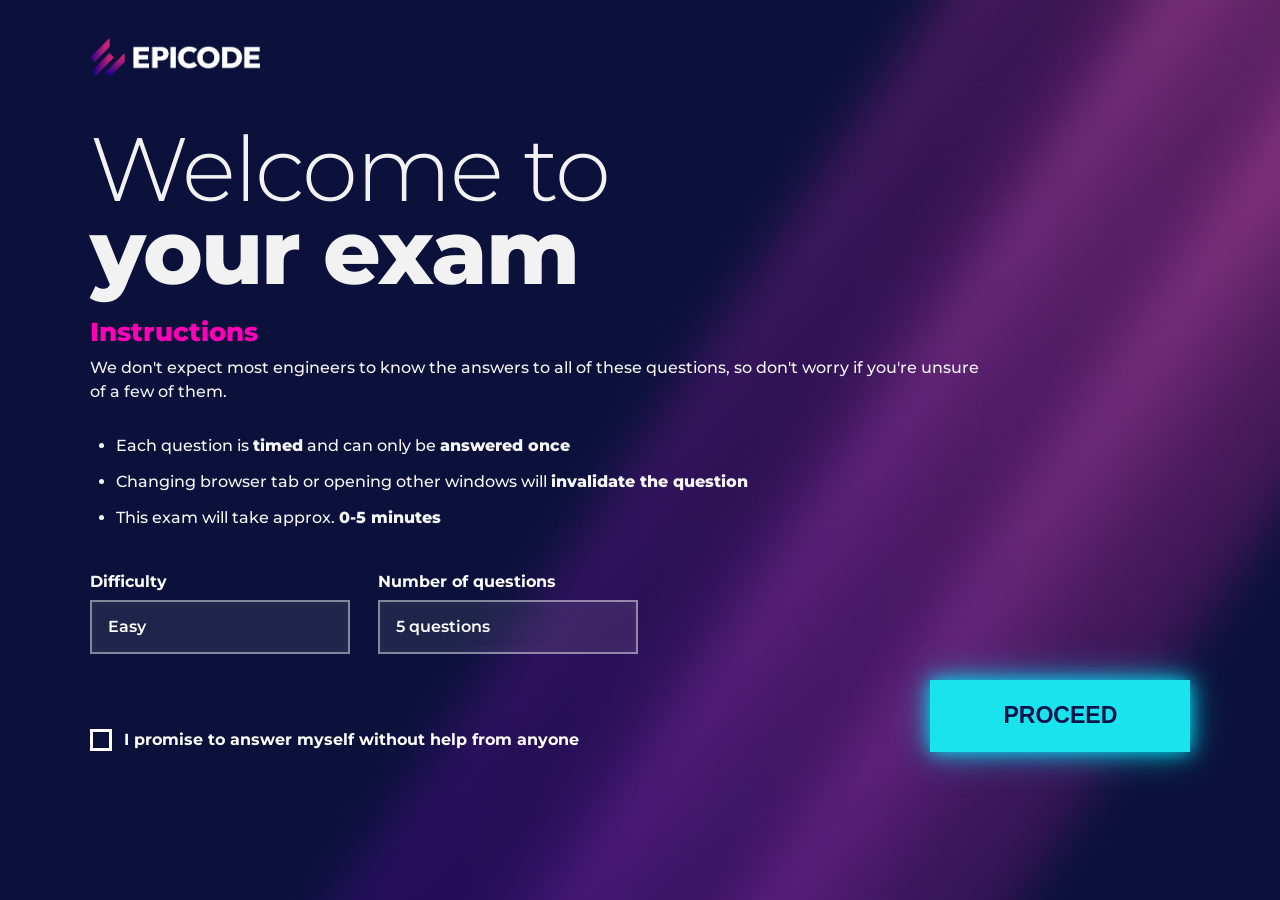
<file: index.html>
<!doctype html>
<html lang="en">
  <head>
    <meta charset="UTF-8" />
    <meta name="viewport" content="width=device-width, initial-scale=1.0" />
    <link rel="stylesheet" href="./CSS/reset.css" />
    <link rel="stylesheet" href="../CSS/general.css" />
    <link rel="stylesheet" href="../CSS/welcome.css" />
    <link rel="icon" type="image/png" href="../assets/logoepicodewhite.png" />
    <link rel="preconnect" href="https://fonts.googleapis.com" />
    <link rel="preconnect" href="https://fonts.gstatic.com" crossorigin />
    <link
      href="https://fonts.googleapis.com/css2?family=Montserrat:ital,wght@0,100..900;1,100..900&display=swap"
      rel="stylesheet"
    />
    <title>QUIZ APP</title>
  </head>

  <body id="welcome-body">
    <header>
      <section class="up-logo">
        <img src="../assets/epicode_logo.png" alt="epicode logo" />
      </section>
    </header>

    <main>
      <form action="./html/benchmark.html" class="welcome-form">
        <section class="title">
          <h1>Welcome to <strong>your exam</strong></h1>
        </section>

        <section class="subtitle">
          <h2>Instructions</h2>
          <p>
            We don't expect most engineers to know the answers to all of these
            questions, so don't worry if you're unsure of a few of them.
          </p>
        </section>

        <section class="list">
          <ul>
            <li>
              Each question is <strong>timed</strong> and can only be
              <strong>answered once</strong>
            </li>
            <li>
              Changing browser tab or opening other windows will
              <strong>invalidate the question</strong>
            </li>
            <li>This exam will take approx. <strong>0-5 minutes</strong></li>
          </ul>
        </section>

        <section class="exam-options">
          <div class="option-group">
            <label for="difficulty">Difficulty</label>
            <select id="difficulty" name="difficulty" required>
              <option value="easy">Easy</option>
              <option value="medium">Medium</option>
              <option value="hard">Hard</option>
            </select>
          </div>

          <div class="option-group">
            <label for="question-count">Number of questions</label>
            <select id="question-count" name="question-count" required>
              <option value="5">5 questions</option>
              <option value="10">10 questions</option>
              <option value="15">15 questions</option>
              <option value="20">20 questions</option>
            </select>
          </div>
        </section>

        <section class="terms-condition-button">
          <input
            type="checkbox"
            id="term-condition"
            name="term-condition"
            required
          />
          <label for="term-condition">
            I promise to answer myself without help from anyone
          </label>
        </section>

        <section class="button-start">
          <button id="button-proceed" type="submit">Proceed</button>
        </section>
      </form>
    </main>

    <footer></footer>
    <script src="../JS/main.js"></script>
  </body>
</html>
</file>
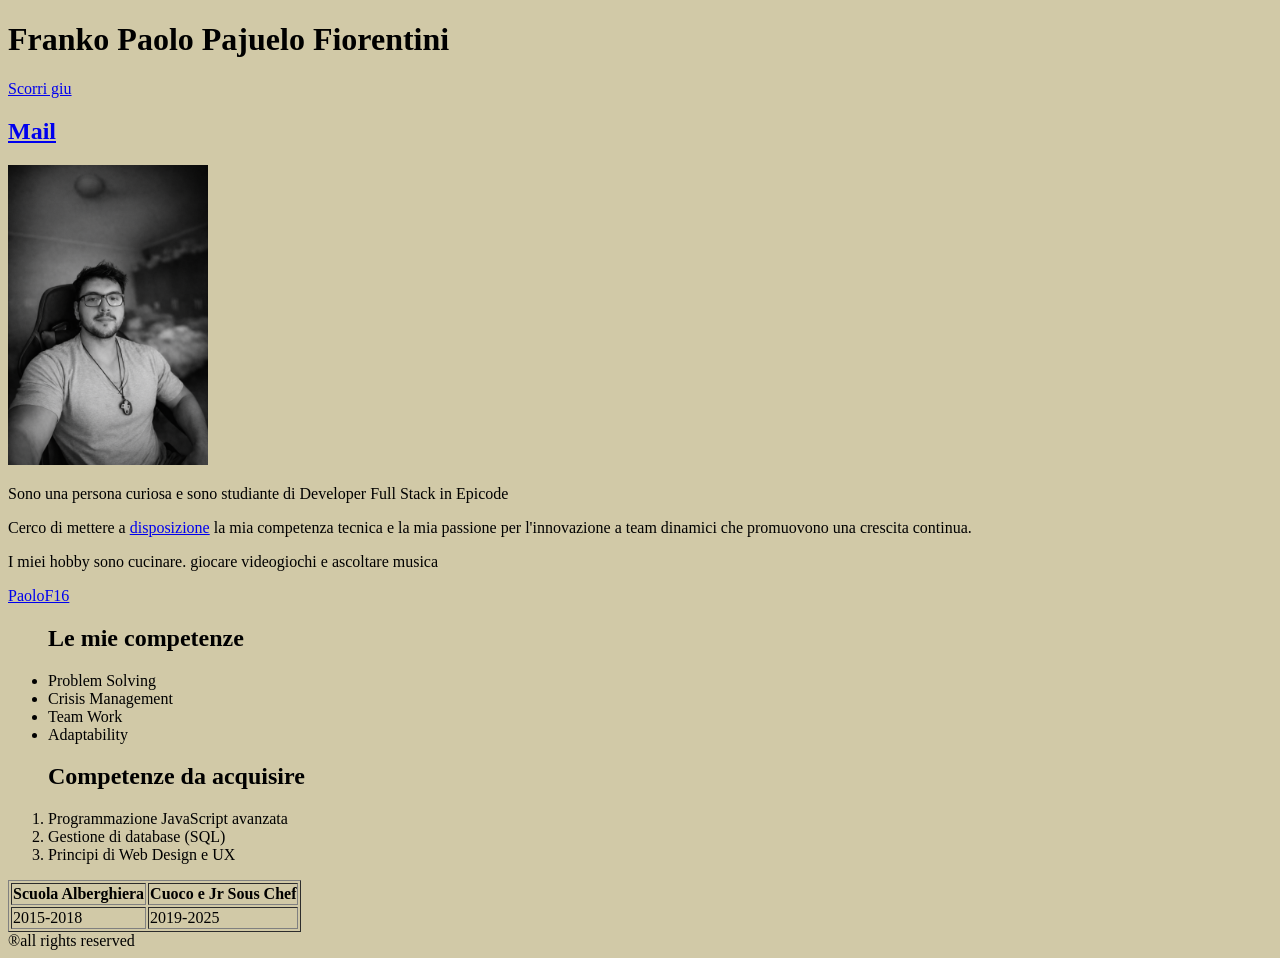
<file: U1-W1-D1/index.html>
<!doctype html>
<html lang="en">
  <head>
    <meta charset="UTF-8" />
    <meta name="viewport" content="width=device-width, initial-scale=1.0" />
    <title>Document</title>
    <style>
      body {
        background-color: rgb(209, 201, 167);
      }
    </style>
  </head>
  <body>
    <h1>Franko Paolo Pajuelo Fiorentini</h1>
    <a href="#footer">Scorri giu</a>
    <h2><a href="paolo.cafis@gmail.com">Mail</a></h2>

    <main>
      <a href="#">
        <img src="images/profilephoto.png" alt="fotopaolo" width="200px" />
      </a>

      <p>
        Sono una persona curiosa e sono studiante di Developer Full Stack in
        Epicode
      </p>
      <p>
        Cerco di mettere a <a href="#">disposizione</a> la mia competenza
        tecnica e la mia passione per l'innovazione a team dinamici che
        promuovono una crescita continua.
      </p>
      <p>I miei hobby sono cucinare. giocare videogiochi e ascoltare musica</p>
      <a href="https://github.com/PaoloF16" alt="profilogithub">PaoloF16</a>

      <div>
        <ul>
          <h2>Le mie competenze</h2>
          <li>Problem Solving</li>
          <li>Crisis Management</li>
          <li>Team Work</li>
          <li>Adaptability</li>
        </ul>
        <ol>
          <h2>Competenze da acquisire</h2>
          <li>Programmazione JavaScript avanzata</li>
          <li>Gestione di database (SQL)</li>
          <li>Principi di Web Design e UX</li>
        </ol>
      </div>
      <div class="table">
        <table border="1" border-style="solid">
          <tr>
            <th>Scuola Alberghiera</th>
            <th>Cuoco e Jr Sous Chef</th>
          </tr>
          <tr>
            <td>2015-2018</td>
            <td>2019-2025</td>
          </tr>
        </table>
      </div>
    </main>
    <footer id="footer">
      <span>®all rights reserved</span>
    </footer>
  </body>
</html>
</file>
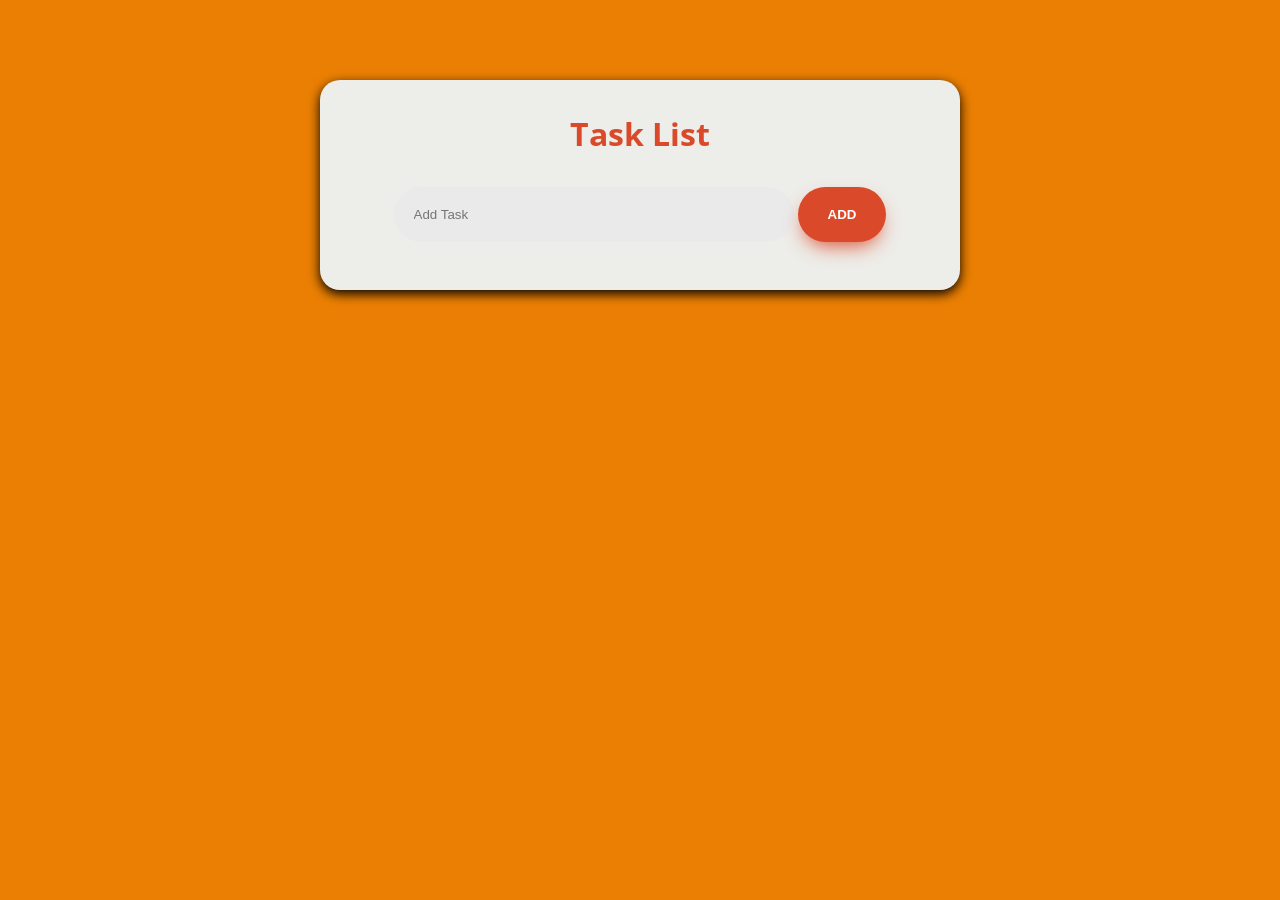
<file: U1-W3-D3/index.html>
<!doctype html>
<html lang="en">
  <head>
    <meta charset="UTF-8" />
    <meta name="viewport" content="width=device-width, initial-scale=1.0" />
    <link rel="preconnect" href="https://fonts.googleapis.com" />
    <link rel="preconnect" href="https://fonts.gstatic.com" crossorigin />
    <link
      href="https://fonts.googleapis.com/css2?family=Montserrat:ital,wght@0,100..900;1,100..900&family=Open+Sans:ital,wght@0,300..800;1,300..800&family=Roboto:ital,wght@0,100..900;1,100..900&display=swap"
      rel="stylesheet"
    />
    <link rel="stylesheet" href="./styles.css" />
    <title>Task List</title>
  </head>
  <body>
    <main>
      <h1>Task List</h1>
      <form>
        <input id="add-input" type="text" placeholder="Add Task" required />
        <button type="submit" id="add-button">Add</button>
      </form>

      <ol id="list-of-tasks"></ol>
    </main>

    <script src="./filejs.js"></script>
  </body>
</html>
</file>
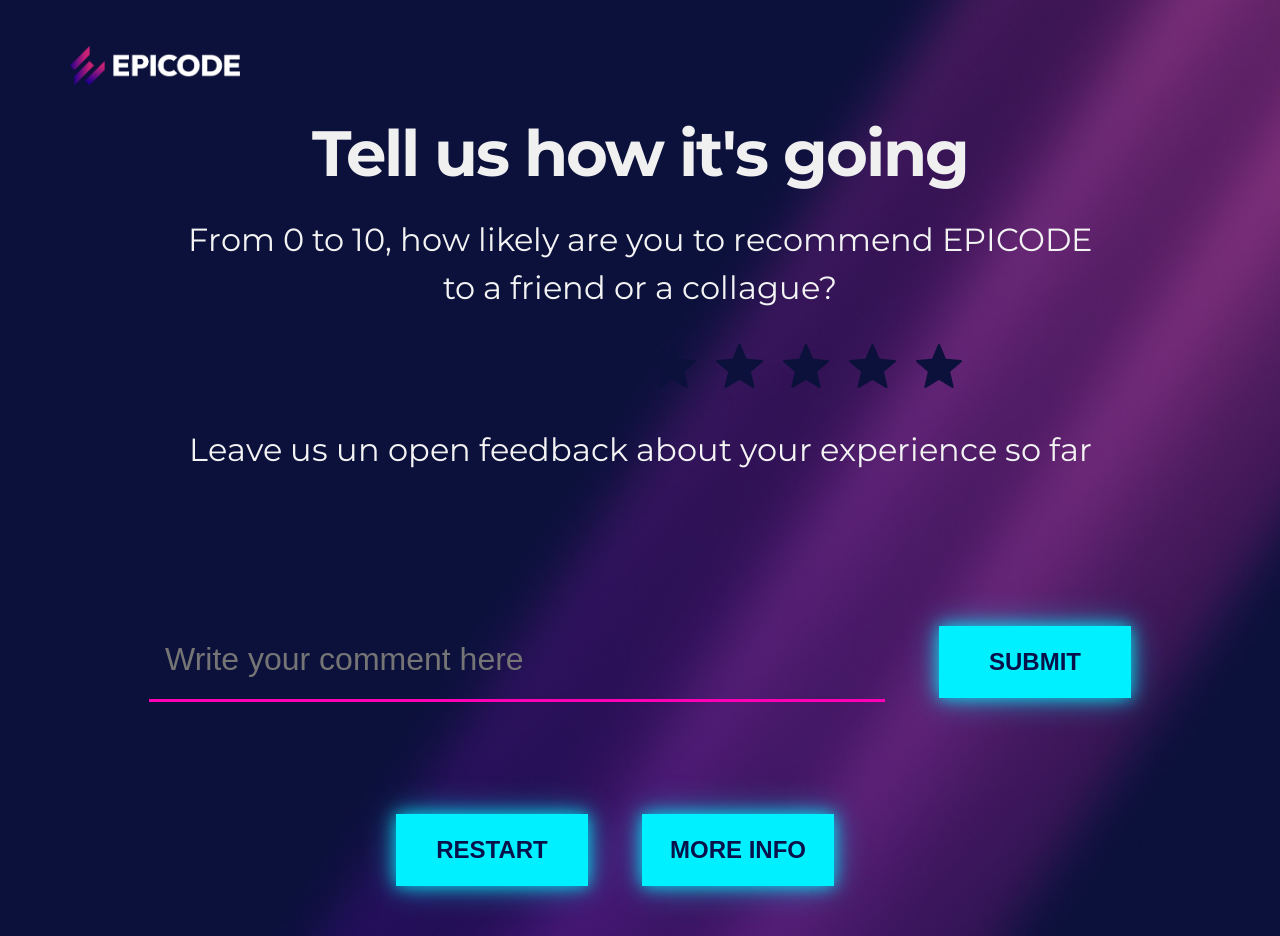
<file: html/feedback.html>
<!doctype html>
<html lang="en">
  <head>
    <meta charset="UTF-8" />
    <meta name="viewport" content="width=device-width, initial-scale=1.0" />
    <link rel="stylesheet" href="/CSS/reset.css" />
    <link rel="stylesheet" href="/CSS/general.css" />
    <link rel="stylesheet" href="/CSS/feedback.css" />
    <link rel="icon" type="image/png" href="../assets/logoepicodewhite.png" />
    <link rel="preconnect" href="https://fonts.googleapis.com" />
    <link rel="preconnect" href="https://fonts.gstatic.com" crossorigin />
    <link
      href="https://fonts.googleapis.com/css2?family=Montserrat:ital,wght@0,100..900;1,100..900&family=Open+Sans:ital,wght@0,300..800;1,300..800&family=Poppins:ital,wght@0,100;0,200;0,300;0,400;0,500;0,600;0,700;0,800;0,900;1,100;1,200;1,300;1,400;1,500;1,600;1,700;1,800;1,900&family=Roboto:ital,wght@0,100..900;1,100..900&display=swap"
      rel="stylesheet"
    />
    <title>FeedbackPage</title>
  </head>
  <body id="feedback-body">
    <header>
      <section class="up-logo">
        <img src="../assets/epicode_logo.png" alt="epicode logo" />
      </section>
    </header>
    <main>
      <section class="title">
        <h1>Tell us how it's going</h1>
        <p class="subtitle">
          From 0 to 10, how likely are you to recommend EPICODE<br />to a friend
          or a collague?
        </p>
      </section>
      <section class="stars-container">
        <img
          class="star can-hover"
          src="/assets/emptyStar.svg"
          alt="emptStar1"
        />
        <img
          class="star can-hover"
          src="/assets/emptyStar.svg"
          alt="emptStar2"
        />
        <img
          class="star can-hover"
          src="/assets/emptyStar.svg"
          alt="emptStar3"
        />
        <img
          class="star can-hover"
          src="/assets/emptyStar.svg"
          alt="emptStar4"
        />
        <img
          class="star can-hover"
          src="/assets/emptyStar.svg"
          alt="emptStar5"
        />
        <img
          class="star can-hover"
          src="/assets/emptyStar.svg"
          alt="emptStar6"
        />
        <img
          class="star can-hover"
          src="/assets/emptyStar.svg"
          alt="emptStar7"
        />
        <img
          class="star can-hover"
          src="/assets/emptyStar.svg"
          alt="emptStar8"
        />
        <img
          class="star can-hover"
          src="/assets/emptyStar.svg"
          alt="emptStar9"
        />
        <img
          class="star can-hover"
          src="/assets/emptyStar.svg"
          alt="emptStar10"
        />
      </section>
      <p class="subtitle">
        Leave us un open feedback about your experience so far
      </p>
    </main>
    <footer>
      <form id="feedback-form">
        <input
          type="text"
          id="feedback"
          class="subtitle"
          name="feedback-input"
          placeholder="Write your comment here"
        />
        <label for="feedback"></label>
        <section class="submit-button">
          <button id="submit-button">SUBMIT</button>
        </section>
      </form>
      <section class="info-button">
        <a href="../index.html"
          ><button type="button">RESTART</button></a
        >
      </section>
      <section class="info-button">
        <a href="https://epicode.com/it/"
          ><button type="button">MORE INFO</button></a
        >
      </section>
    </footer>
    <script src="/JS/main.js"></script>
  </body>
</html>
</file>
<file: CSS/general.css>
body {
  background-color: #aa7c7c;
  font-family: "Montserrat";
  background-image: url(../assets/bg.jpg);
  background-size: cover;
  background-position: center;
  background-repeat: no-repeat;

  min-height: 100vh;
  display: flex;
  flex-direction: column;
  margin: 0;
}
.up-logo img {
  width: 170px;
  max-width: 100%;
  display: block;
}

header {
  padding: 46px 70px 0;
}
/* amir se la come */
</file>
<file: CSS/welcome.css>
body {
  margin: 0;
}

main {
  width: 100%;
}

.welcome-form {
  padding: clamp(20px, 2vw, 32px) clamp(40px, 7vw, 120px) clamp(40px, 5vw, 72px);
  display: grid;
  grid-template-columns: minmax(0, 1fr) auto;
  grid-template-areas:
    "title title"
    "subtitle subtitle"
    "list list"
    "options options"
    "terms button";
  row-gap: clamp(20px, 2vw, 28px);
  column-gap: clamp(32px, 4vw, 80px);
  max-width: 1200px;
  margin: 0 auto;
  min-height: 70vh;
  align-content: start;
}

/* -------------------------
   HEADER / LOGO
------------------------- */
header {
  padding: 38px clamp(40px, 7vw, 120px) 0;
}

.up-logo img {
  width: 170px;
  max-width: 100%;
  display: block;
}

/* -------------------------
   TITLE
------------------------- */
.title {
  grid-area: title;
  margin-top: clamp(24px, 2vw, 48px);
  min-width: 0;
}

.title h1 {
  margin: 0;
  font-size: clamp(3.4rem, 7vw, 6.3rem);
  line-height: 0.92;
  font-weight: 300;
  color: #f2f2f2;
  letter-spacing: -2px;
  max-width: 650px;
}

.title h1 strong,
.title h1 span,
.title h1 b {
  font-weight: 800;
}

/* -------------------------
   SUBTITLE / TEXT
------------------------- */
.subtitle {
  grid-area: subtitle;
  max-width: 900px;
  min-width: 0;
}

.subtitle h2 {
  margin: 0 0 12px 0;
  font-size: clamp(1.5rem, 2vw, 2.1rem);
  color: #ff00b7;
  font-weight: 800;
}

.subtitle p {
  margin: 0;
  font-size: clamp(1rem, 1.15vw, 1.28rem);
  line-height: 1.45;
  color: #f3f3f3;
  max-width: 980px;
  font-weight: 500;
}

/* -------------------------
   LIST
------------------------- */
.list {
  grid-area: list;
  max-width: 760px;
  padding-top: 6px;
  min-width: 0;
}

.list ul {
  margin: 0;
  padding-left: 26px;
}

.list li {
  margin-bottom: 12px;
  font-size: clamp(1rem, 1.15vw, 1.25rem);
  font-weight: 500;
  line-height: 1.5;
  color: #f5f5f5;
  list-style-type: disc;
}

.list strong {
  font-weight: 800;
}

/* -------------------------
   EXAM OPTIONS
------------------------- */
.exam-options {
  grid-area: options;
  display: flex;
  gap: 28px;
  flex-wrap: wrap;
  align-items: flex-start;
  margin-top: 6px;
}

.option-group {
  display: flex;
  flex-direction: column;
  gap: 10px;
  min-width: 260px;
}

.option-group label {
  font-size: clamp(1rem, 1.2vw, 1.15rem);
  font-weight: 700;
  color: #ffffff;
}

.option-group select {
  min-width: 260px;
  min-height: 54px;
  padding: 0 16px;
  border: 2px solid rgba(255, 255, 255, 0.45);
  background: rgba(255, 255, 255, 0.08);
  color: #ffffff;
  font-family: "Montserrat", sans-serif;
  font-size: 1rem;
  font-weight: 600;
  outline: none;
  cursor: pointer;
  appearance: none;
  -webkit-appearance: none;
  -moz-appearance: none;
  box-shadow: inset 0 0 12px rgba(255, 255, 255, 0.04);
}

.option-group select:focus {
  border-color: #00f0ff;
  box-shadow:
    0 0 10px rgba(0, 240, 255, 0.35),
    inset 0 0 12px rgba(255, 255, 255, 0.04);
}

.option-group select option {
  color: #07124b;
  background: #ffffff;
}

/* -------------------------
   CHECKBOX + LABEL
------------------------- */
.terms-condition-button {
  grid-area: terms;
  display: flex;
  align-items: center;
  gap: 12px;
  align-self: end;
  min-width: 0;
  padding-top: 8px;
}

.terms-condition-button input[type="checkbox"] {
  appearance: none;
  -webkit-appearance: none;
  width: 22px;
  height: 22px;
  min-width: 22px;
  border: 3px solid #ffffff;
  background: transparent;
  cursor: pointer;
  display: inline-block;
  position: relative;
  margin: 0;
  flex-shrink: 0;
}

.terms-condition-button input[type="checkbox"]:checked::after {
  content: "";
  position: absolute;
  left: 50%;
  top: 45%;
  width: 28%;
  height: 52%;
  border: solid #00f0ff;
  border-width: 0 3px 3px 0;
  transform: translate(-50%, -55%) rotate(45deg);
}

.terms-condition-button label {
  font-size: clamp(1rem, 1.2vw, 1.15rem);
  font-weight: 700;
  color: #ffffff;
  cursor: pointer;
  line-height: 1.4;
  text-wrap: balance;
}

/* -------------------------
   BUTTON
------------------------- */
.button-start {
  grid-area: button;
  align-self: end;
  justify-self: end;
  margin: 0;
}

.button-start button {
  min-width: 260px;
  min-height: 72px;
  border: none;
  cursor: pointer;
  text-transform: uppercase;
  font-size: clamp(1.1rem, 1.8vw, 1.8rem);
  font-weight: 800;
  color: #07124b;
  background: #19e4ee;
  box-shadow:
    0 0 18px rgba(0, 240, 255, 0.9),
    0 0 40px rgba(0, 240, 255, 0.45);
  transition:
    transform 0.2s ease,
    box-shadow 0.2s ease,
    filter 0.2s ease;
  padding: 18px 34px;
  border-radius: 0;
}

.button-start button:hover {
  transform: translateY(-2px);
  box-shadow:
    0 0 20px rgba(0, 240, 255, 1),
    0 0 44px rgba(0, 240, 255, 0.65);
  filter: brightness(1.03);
}

.button-start button:active {
  transform: translateY(0);
}

/* -------------------------
   LARGE SCREENS
------------------------- */
@media (min-width: 1600px) {
  .welcome-form {
    max-width: 1360px;
  }

  .title h1,
  .subtitle,
  .subtitle p,
  .list {
    max-width: none;
  }
}

/* -------------------------
   TABLET / SMALL DESKTOP
------------------------- */
@media (max-width: 1024px) {
  header,
  main,
  footer {
    width: 100%;
  }

  body::before {
    width: calc(100vw - 36px);
    min-height: calc(100dvh - 36px);
  }

  .welcome-form {
    padding: 24px 28px 36px;
    grid-template-columns: 1fr;
    grid-template-areas:
      "title"
      "subtitle"
      "list"
      "options"
      "terms"
      "button";
    row-gap: 24px;
    min-height: auto;
  }

  .title {
    margin-top: 18px;
  }

  .title h1,
  .subtitle,
  .subtitle p,
  .list {
    max-width: 100%;
  }

  .exam-options {
    flex-direction: column;
    gap: 18px;
  }

  .option-group,
  .option-group select {
    width: 100%;
    min-width: 100%;
  }

  .terms-condition-button {
    align-self: start;
  }

  .button-start {
    justify-self: start;
    width: 100%;
  }

  .button-start button {
    min-width: clamp(220px, 50vw, 320px);
    min-height: 60px;
  }
}

/* -------------------------
   MOBILE
------------------------- */
@media (max-width: 768px) {
  header {
    padding: 28px 18px 0;
  }

  .up-logo img {
    width: 145px;
  }

  .welcome-form {
    padding: 20px 18px 28px;
    row-gap: 20px;
  }

  .title h1 {
    font-size: clamp(2.6rem, 11vw, 4rem);
    line-height: 0.96;
    max-width: 100%;
    letter-spacing: -1px;
  }

  .subtitle h2 {
    font-size: clamp(1.2rem, 5vw, 1.5rem);
  }

  .subtitle p,
  .list li,
  .terms-condition-button label {
    font-size: clamp(0.95rem, 3.8vw, 1.05rem);
  }

  .list {
    padding-top: 0;
  }

  .terms-condition-button {
    align-items: flex-start;
  }

  .exam-options {
    flex-direction: column;
    gap: 18px;
  }

  .option-group,
  .option-group select {
    width: 100%;
    min-width: 100%;
  }

  .button-start {
    width: 100%;
    justify-self: stretch;
  }

  .button-start button {
    width: 100%;
    min-width: 100%;
    min-height: 56px;
    font-size: clamp(1rem, 4.8vw, 1.2rem);
  }
}

/* -------------------------
   VERY SMALL DEVICES
------------------------- */
@media (max-width: 420px) {
  .welcome-form {
    padding: 16px 14px 24px;
  }

  .title {
    margin-top: 12px;
  }

  .title h1 {
    font-size: clamp(2.1rem, 10vw, 2.8rem);
  }

  .subtitle p,
  .list li,
  .terms-condition-button label {
    line-height: 1.45;
  }

  .terms-condition-button input[type="checkbox"] {
    width: 18px;
    height: 18px;
    min-width: 18px;
  }
}
</file>
<file: U1-W3-D3/styles.css>
* {
  box-sizing: border-box;
}
body {
  font-family: "Open Sans", sans-serif;
  font-optical-sizing: auto;
  font-style: normal;
  font-variation-settings: "wdth" 100;
  background-color: #eb7f03;
}
main {
  background-color: #edede9;
  width: 40rem;
  padding: 2rem;
  border-radius: 20px;
  text-align: center;
  box-shadow: black 0px 4px 12px;
  margin: auto;
  margin-top: 5rem;
}

h1 {
  color: #da4a2a;
  padding-bottom: 2rem;
  margin: 0;
}
button {
  padding: 0;
  border: none;
  background: none;
}
#add-input,
.task {
  border-radius: 50px;
  border: 0;
  background-color: #eaeaeb;
  padding: 20px;
  width: 25rem;
  text-align: left;
}

#add-input:focus {
  outline: none !important;
}
#add-button {
  background: #da4a2a;
  background: linear-gradient 0deg
    (rgba(#da4a2a) 0%, rgba(red, green, blue, alpha));
  padding: 20px 30px;
  box-shadow: 0 0.7em 1.5em -0.5em #da4a2a;
  border-radius: 50px;
  text-transform: uppercase;
  color: white;
  font-weight: 700;
}
.task {
  max-width: 31rem;
  min-width: 31rem;
  padding: 17px;
  margin: auto;
}
.task:not(:last-child) {
  margin-bottom: 1rem;
}

.completed-task {
  text-decoration: line-through;
  text-decoration-color: #c72a15;
  text-decoration-thickness: 2px;
}
.delete-task-button {
  text-decoration: none;
  float: right;
  border-radius: 50px;
}
ol {
  list-style-type: none !important;
  padding-inline-start: 0;
}
li {
  width: 100%;
  padding: 0.5rem;
  font-size: small;
  text-align: center;
}
</file>
<file: CSS/feedback.css>
body {
  text-align: center;
}

main {
  padding: 20px 60px 40px;
}

.title {
  margin-top: 18px;
}

.title h1 {
  margin: 0;
  font-size: 4rem;
  line-height: 0.95;
  font-weight: 700;
  color: #f0f0f0;
  letter-spacing: -2px;
}

.subtitle {
  text-align: center;
  margin: 2rem auto;
  font-size: 2rem;
  line-height: 3rem;
  color: #f3f3f3;
}

#feedback {
  text-align: start;
  width: 55%;
  padding: 1rem;
  margin-top: 1rem;
  border-style: none;
  background: transparent;
  border-bottom: #ff00b7 solid;
}

.info-button button {
  height: 72px;
  border: none;
  cursor: pointer;
  text-transform: uppercase;
  font-size: 1.5em;
  font-weight: 770;
  color: #07124b;
  background: #00f0ff;
  box-shadow:
    0 0 16px rgba(0, 240, 255, 0.85),
    0 0 35px rgba(0, 240, 255, 0.45);
  transition:
    transform 0.2s ease,
    box-shadow 0.2s ease;
  width: 15%;
  margin-top: 80px;
  margin-bottom: 50px;
}
.info-button {
  display: inline;
  margin-right: 50px;
}

.info-button button:hover {
  transform: translateY(-2px);
  box-shadow:
    0 0 18px rgba(0, 240, 255, 1),
    0 0 40px rgba(0, 240, 255, 0.6);
}

button a {
  text-decoration: none;
  color: inherit;
}

.stars-container {
  height: 50px;
}

.stars-container img {
  width: 4%;
  margin: 0 0.5em;
  cursor: pointer;
  transition: transform 0.5s;
}

.star.can-hover:hover {
  cursor: pointer;
  transform: scale(1.4);
}

.stars-container .star {
  cursor: default;
}

.submit-button button {
  height: 72px;
  border: none;
  cursor: pointer;
  text-transform: uppercase;
  font-size: 1.5em;
  font-weight: 770;
  color: #07124b;
  background: #00f0ff;
  box-shadow:
    0 0 16px rgba(0, 240, 255, 0.85),
    0 0 35px rgba(0, 240, 255, 0.45);
  transition:
    transform 0.2s ease,
    box-shadow 0.2s ease;
  width: 15%;
  margin-top: 80px;
}

.submit-button button:hover {
  transform: translateY(-2px);
  box-shadow:
    0 0 18px rgba(0, 240, 255, 1),
    0 0 40px rgba(0, 240, 255, 0.6);
}

.submit-button {
  display: inline;
  margin-left: 50px;
}
</file>
